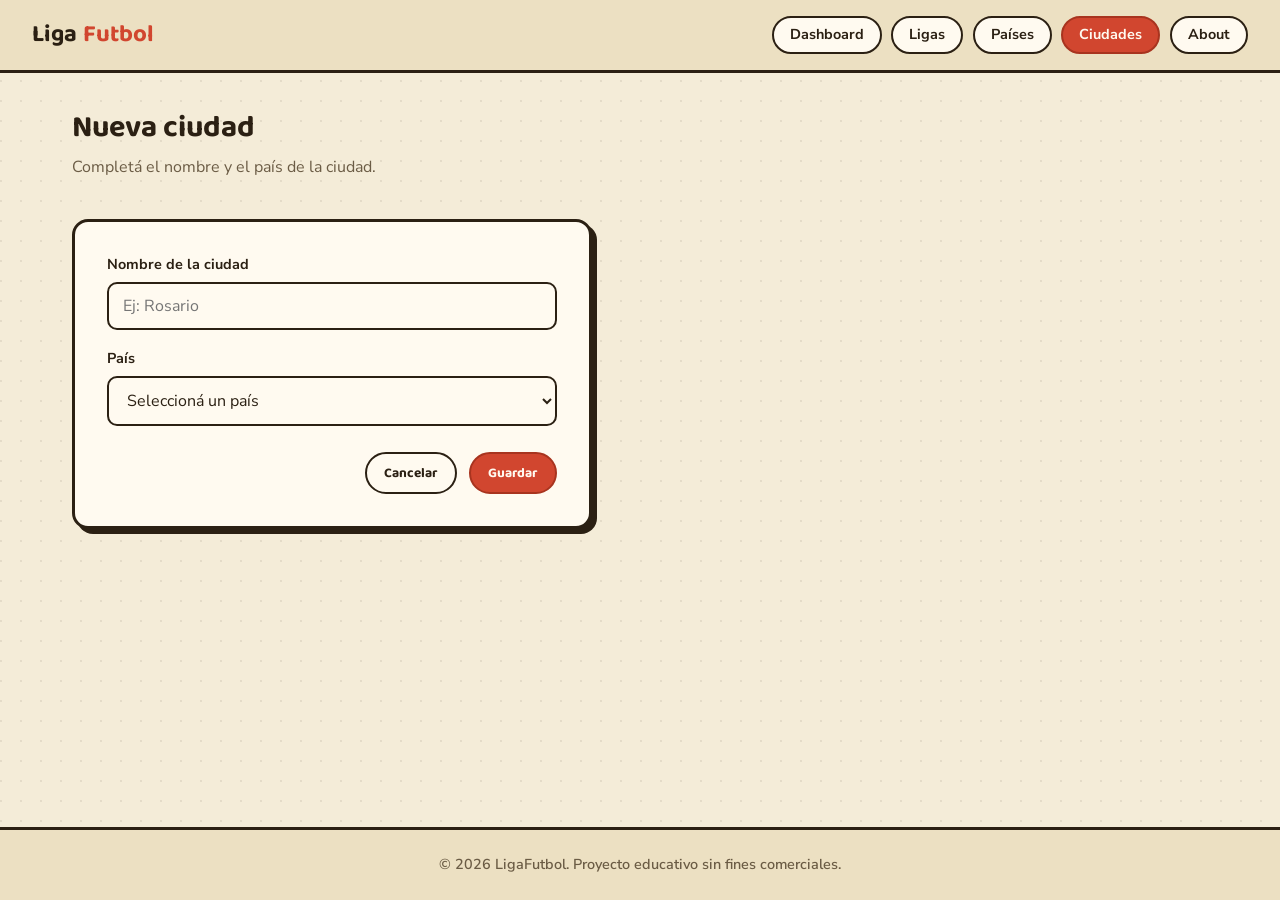
<file: src/ciudad-form.html>
<!DOCTYPE html>
<html lang="es">
<head>
  <meta charset="UTF-8" />
  <meta name="viewport" content="width=device-width, initial-scale=1.0" />
  <title>LigaFutbol | Ciudad</title>
  <link rel="preconnect" href="https://fonts.googleapis.com" />
  <link rel="preconnect" href="https://fonts.gstatic.com" crossorigin />
  <link href="https://fonts.googleapis.com/css2?family=Baloo+2:wght@500;700;800&family=Nunito+Sans:wght@400;600;700&display=swap" rel="stylesheet" />
  <link rel="stylesheet" href="css/style.css" />
</head>
<body>
  <header class="site-header">
    <div class="logo">Liga<span>Futbol</span></div>
    <nav class="main-nav">
      <ul>
        <li><a href="index.html">Dashboard</a></li>
        <li><a href="ligas.html">Ligas</a></li>
        <li><a href="paises.html">Países</a></li>
        <li><a href="ciudades.html" class="active">Ciudades</a></li>
        <li><a href="about.html">About</a></li>
      </ul>
    </nav>
  </header>

  <main>
    <div>
      <h1 class="page-title" id="form-title">Nueva ciudad</h1>
      <p class="page-subtitle">Completá el nombre y el país de la ciudad.</p>
    </div>

    <section class="form-card">
      <form id="ciudad-form" class="form-grid" novalidate>
        <label class="form-field">
          <span>Nombre de la ciudad</span>
          <input type="text" name="name" placeholder="Ej: Rosario" required />
        </label>

        <label class="form-field">
          <span>País</span>
          <select name="country" required></select>
        </label>

        <p class="form-error" id="form-error" hidden></p>

        <div class="form-actions">
          <a href="ciudades.html" class="btn btn-ghost">Cancelar</a>
          <button type="submit" class="btn btn-primary">Guardar</button>
        </div>
      </form>
    </section>
  </main>

  <footer class="site-footer">
    <p>&copy; 2026 LigaFutbol. Proyecto educativo sin fines comerciales.</p>
  </footer>

  <script src="js/data.js"></script>
  <script src="js/store.js"></script>
  <script src="js/ciudad-form.js"></script>
</body>
</html>
</file>
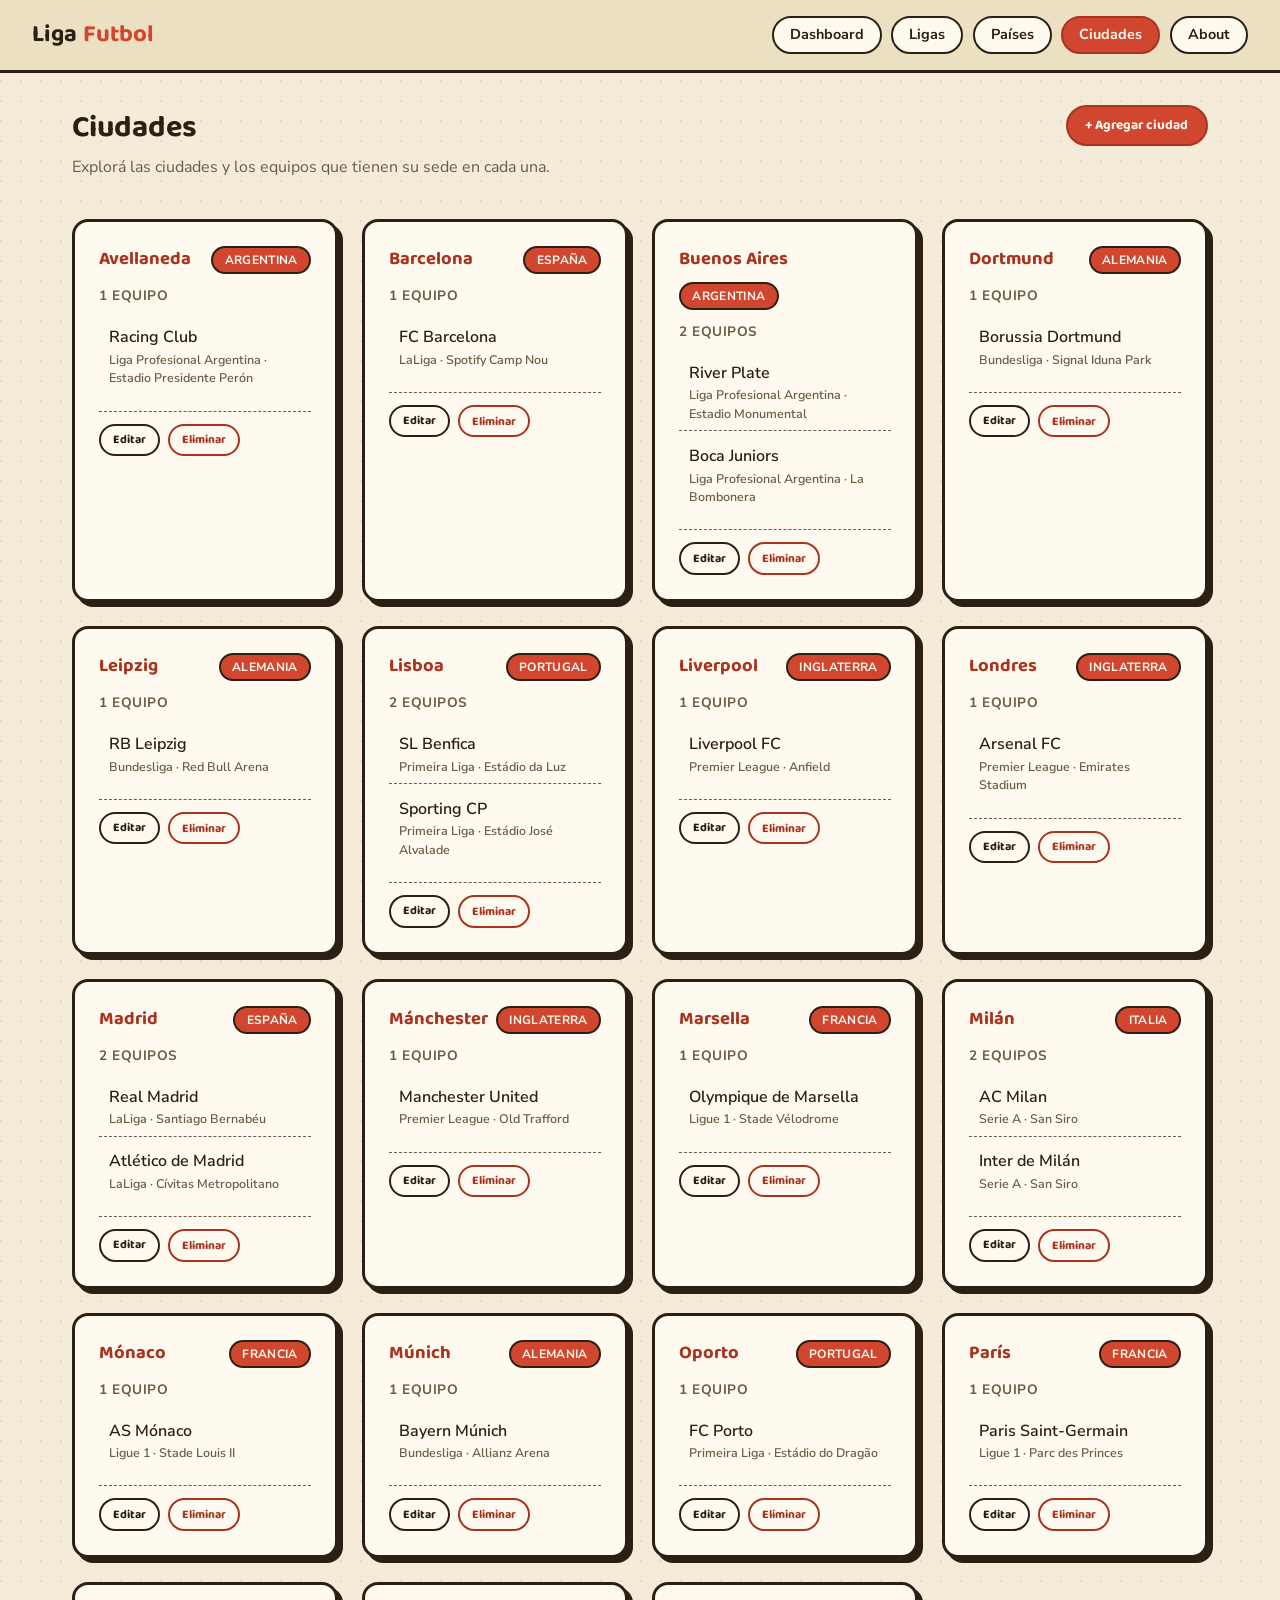
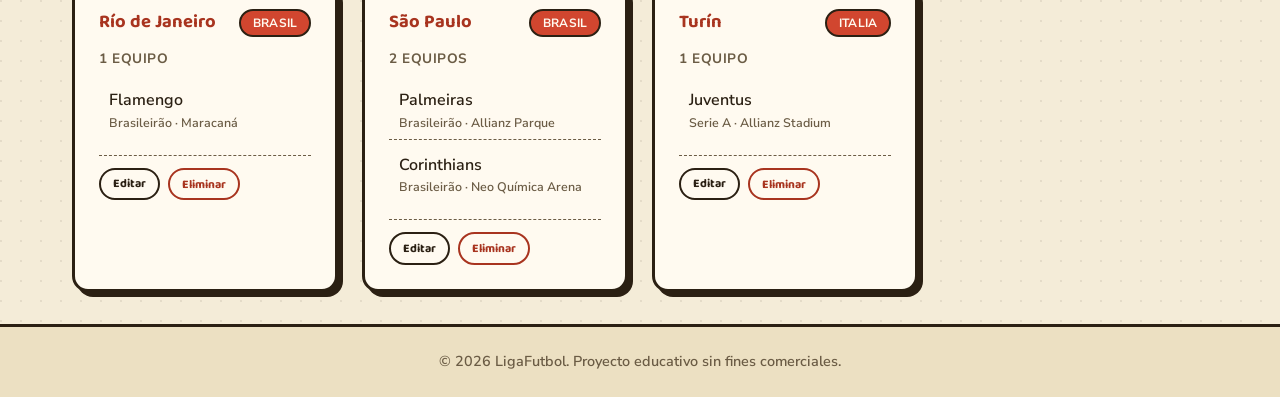
<file: src/ciudades.html>
<!DOCTYPE html>
<html lang="es">
<head>
  <meta charset="UTF-8" />
  <meta name="viewport" content="width=device-width, initial-scale=1.0" />
  <title>LigaFutbol | Ciudades</title>
  <link rel="preconnect" href="https://fonts.googleapis.com" />
  <link rel="preconnect" href="https://fonts.gstatic.com" crossorigin />
  <link href="https://fonts.googleapis.com/css2?family=Baloo+2:wght@500;700;800&family=Nunito+Sans:wght@400;600;700&display=swap" rel="stylesheet" />
  <link rel="stylesheet" href="css/style.css" />
</head>
<body>
  <header class="site-header">
    <div class="logo">Liga<span>Futbol</span></div>
    <nav class="main-nav">
      <ul>
        <li><a href="index.html">Dashboard</a></li>
        <li><a href="ligas.html">Ligas</a></li>
        <li><a href="paises.html">Países</a></li>
        <li><a href="ciudades.html" class="active">Ciudades</a></li>
        <li><a href="about.html">About</a></li>
      </ul>
    </nav>
  </header>

  <main>
    <div class="page-head">
      <div>
        <h1 class="page-title">Ciudades</h1>
        <p class="page-subtitle">Explorá las ciudades y los equipos que tienen su sede en cada una.</p>
      </div>
      <a href="ciudad-form.html" class="btn btn-primary">+ Agregar ciudad</a>
    </div>

    <section class="cities-grid" id="cities-grid"></section>
  </main>

  <footer class="site-footer">
    <p>&copy; 2026 LigaFutbol. Proyecto educativo sin fines comerciales.</p>
  </footer>

  <script src="js/data.js"></script>
  <script src="js/store.js"></script>
  <script src="js/ciudades.js"></script>
</body>
</html>
</file>
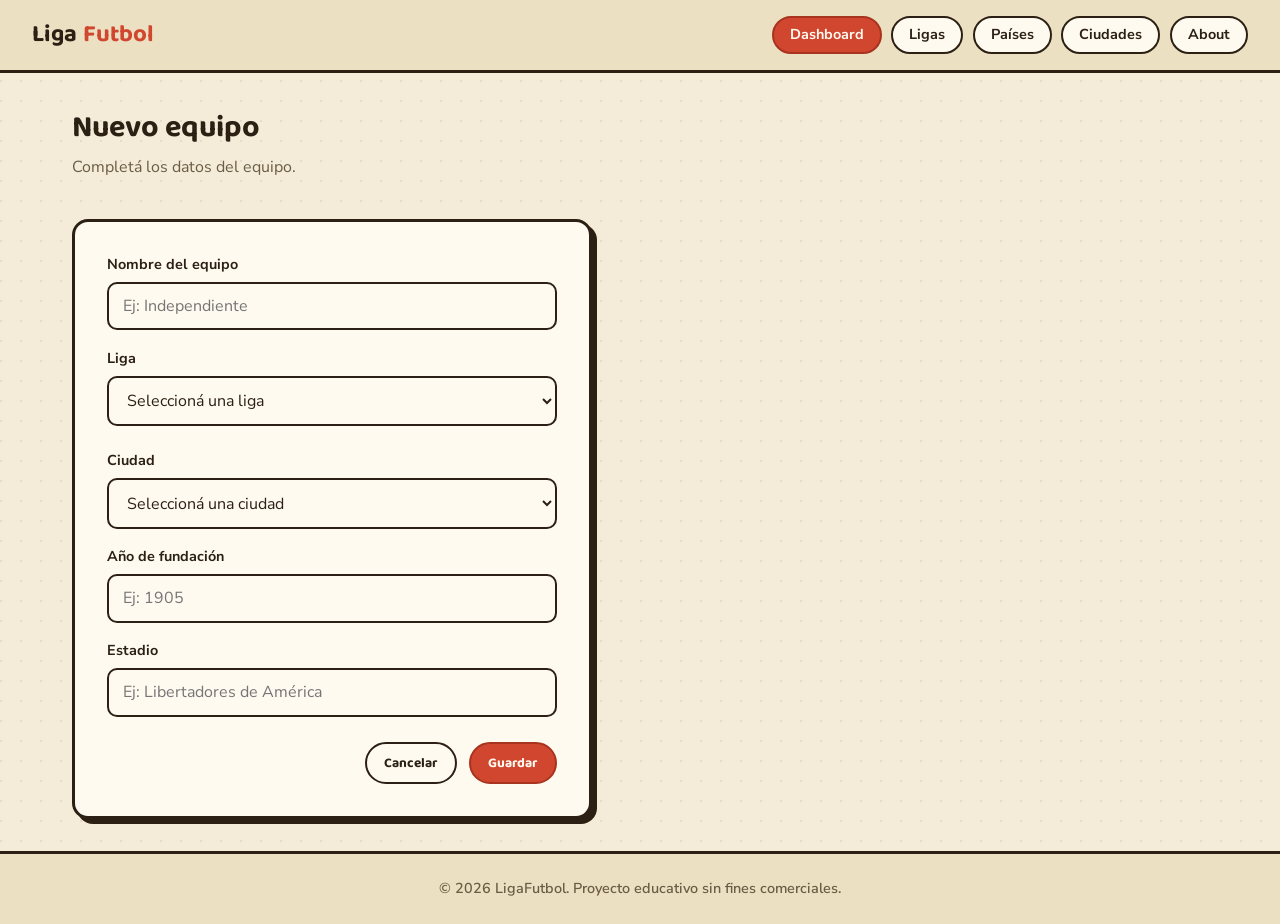
<file: src/equipo-form.html>
<!DOCTYPE html>
<html lang="es">
<head>
  <meta charset="UTF-8" />
  <meta name="viewport" content="width=device-width, initial-scale=1.0" />
  <title>LigaFutbol | Equipo</title>
  <link rel="preconnect" href="https://fonts.googleapis.com" />
  <link rel="preconnect" href="https://fonts.gstatic.com" crossorigin />
  <link href="https://fonts.googleapis.com/css2?family=Baloo+2:wght@500;700;800&family=Nunito+Sans:wght@400;600;700&display=swap" rel="stylesheet" />
  <link rel="stylesheet" href="css/style.css" />
</head>
<body>
  <header class="site-header">
    <div class="logo">Liga<span>Futbol</span></div>
    <nav class="main-nav">
      <ul>
        <li><a href="index.html" class="active">Dashboard</a></li>
        <li><a href="ligas.html">Ligas</a></li>
        <li><a href="paises.html">Países</a></li>
        <li><a href="ciudades.html">Ciudades</a></li>
        <li><a href="about.html">About</a></li>
      </ul>
    </nav>
  </header>

  <main>
    <div>
      <h1 class="page-title" id="form-title">Nuevo equipo</h1>
      <p class="page-subtitle">Completá los datos del equipo.</p>
    </div>

    <section class="form-card">
      <form id="equipo-form" class="form-grid" novalidate>
        <label class="form-field">
          <span>Nombre del equipo</span>
          <input type="text" name="name" placeholder="Ej: Independiente" required />
        </label>

        <label class="form-field">
          <span>Liga</span>
          <select name="league" required></select>
          <span class="form-hint" id="team-country-preview"></span>
        </label>

        <label class="form-field">
          <span>Ciudad</span>
          <select name="city" required></select>
        </label>

        <label class="form-field">
          <span>Año de fundación</span>
          <input type="number" name="founded" min="1850" max="2026" placeholder="Ej: 1905" required />
        </label>

        <label class="form-field">
          <span>Estadio</span>
          <input type="text" name="stadium" placeholder="Ej: Libertadores de América" required />
        </label>

        <p class="form-error" id="form-error" hidden></p>

        <div class="form-actions">
          <a href="index.html" class="btn btn-ghost" id="cancel-link">Cancelar</a>
          <button type="submit" class="btn btn-primary">Guardar</button>
        </div>
      </form>
    </section>
  </main>

  <footer class="site-footer">
    <p>&copy; 2026 LigaFutbol. Proyecto educativo sin fines comerciales.</p>
  </footer>

  <script src="js/data.js"></script>
  <script src="js/store.js"></script>
  <script src="js/equipo-form.js"></script>
</body>
</html>
</file>
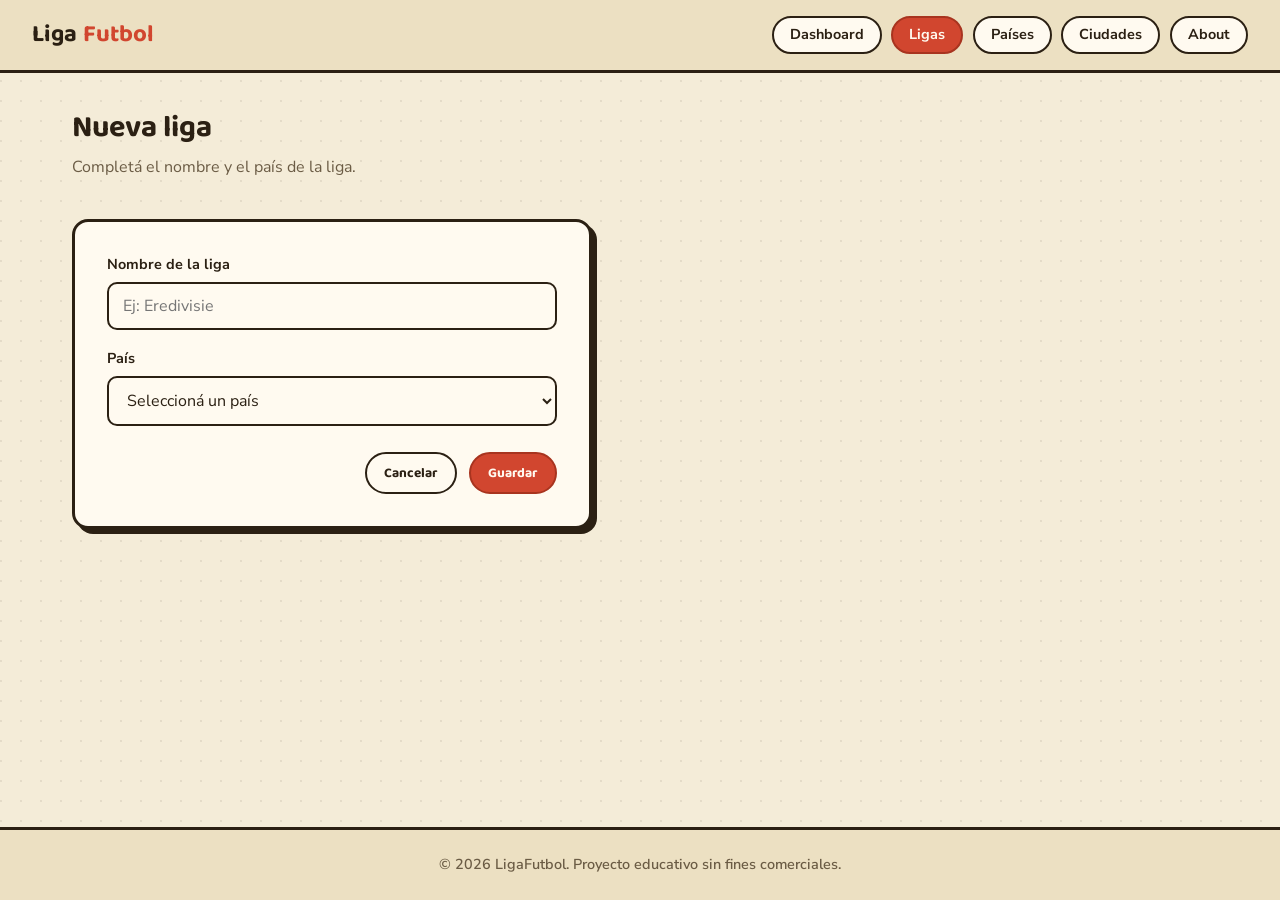
<file: src/liga-form.html>
<!DOCTYPE html>
<html lang="es">
<head>
  <meta charset="UTF-8" />
  <meta name="viewport" content="width=device-width, initial-scale=1.0" />
  <title>LigaFutbol | Liga</title>
  <link rel="preconnect" href="https://fonts.googleapis.com" />
  <link rel="preconnect" href="https://fonts.gstatic.com" crossorigin />
  <link href="https://fonts.googleapis.com/css2?family=Baloo+2:wght@500;700;800&family=Nunito+Sans:wght@400;600;700&display=swap" rel="stylesheet" />
  <link rel="stylesheet" href="css/style.css" />
</head>
<body>
  <header class="site-header">
    <div class="logo">Liga<span>Futbol</span></div>
    <nav class="main-nav">
      <ul>
        <li><a href="index.html">Dashboard</a></li>
        <li><a href="ligas.html" class="active">Ligas</a></li>
        <li><a href="paises.html">Países</a></li>
        <li><a href="ciudades.html">Ciudades</a></li>
        <li><a href="about.html">About</a></li>
      </ul>
    </nav>
  </header>

  <main>
    <div>
      <h1 class="page-title" id="form-title">Nueva liga</h1>
      <p class="page-subtitle">Completá el nombre y el país de la liga.</p>
    </div>

    <section class="form-card">
      <form id="liga-form" class="form-grid" novalidate>
        <label class="form-field">
          <span>Nombre de la liga</span>
          <input type="text" name="name" placeholder="Ej: Eredivisie" required />
        </label>

        <label class="form-field">
          <span>País</span>
          <select name="country" required></select>
        </label>

        <p class="form-error" id="form-error" hidden></p>

        <div class="form-actions">
          <a href="ligas.html" class="btn btn-ghost">Cancelar</a>
          <button type="submit" class="btn btn-primary">Guardar</button>
        </div>
      </form>
    </section>

    <section id="league-teams-section" hidden>
      <div class="section-header">
        <h2 class="page-title">Equipos de esta liga</h2>
        <a href="equipo-form.html" class="btn btn-primary" id="add-team-link">+ Agregar equipo</a>
      </div>
      <div class="teams-table-wrapper">
        <table>
          <thead>
            <tr>
              <th>Equipo</th>
              <th>Ciudad</th>
              <th>Fundado</th>
              <th>Acciones</th>
            </tr>
          </thead>
          <tbody id="league-teams-tbody"></tbody>
        </table>
      </div>
    </section>
  </main>

  <footer class="site-footer">
    <p>&copy; 2026 LigaFutbol. Proyecto educativo sin fines comerciales.</p>
  </footer>

  <script src="js/data.js"></script>
  <script src="js/store.js"></script>
  <script src="js/liga-form.js"></script>
</body>
</html>
</file>
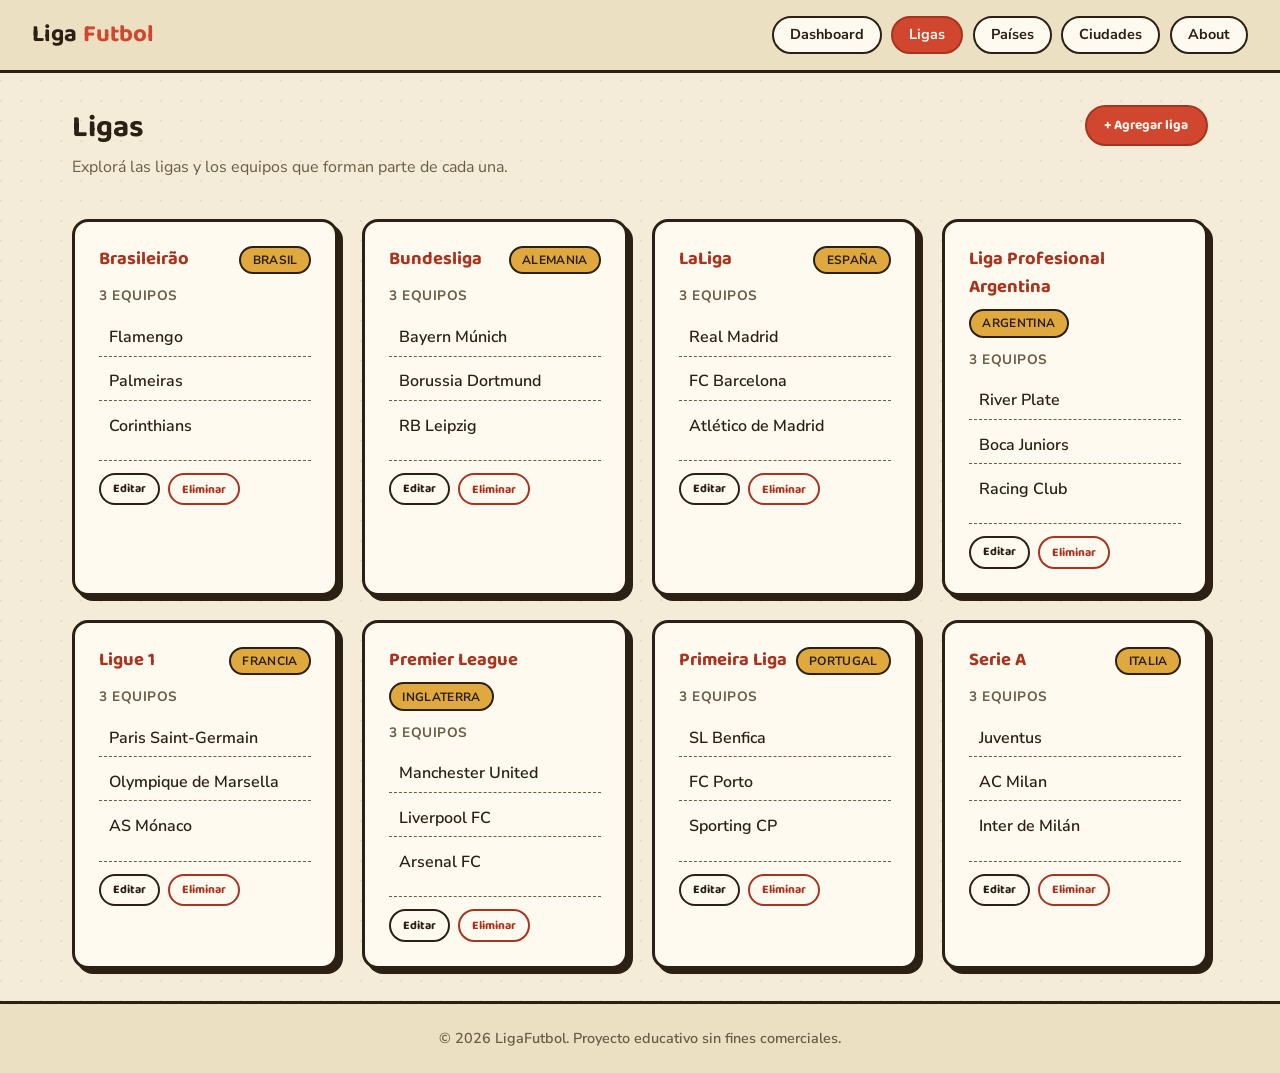
<file: src/ligas.html>
<!DOCTYPE html>
<html lang="es">
<head>
  <meta charset="UTF-8" />
  <meta name="viewport" content="width=device-width, initial-scale=1.0" />
  <title>LigaFutbol | Ligas</title>
  <link rel="preconnect" href="https://fonts.googleapis.com" />
  <link rel="preconnect" href="https://fonts.gstatic.com" crossorigin />
  <link href="https://fonts.googleapis.com/css2?family=Baloo+2:wght@500;700;800&family=Nunito+Sans:wght@400;600;700&display=swap" rel="stylesheet" />
  <link rel="stylesheet" href="css/style.css" />
</head>
<body>
  <header class="site-header">
    <div class="logo">Liga<span>Futbol</span></div>
    <nav class="main-nav">
      <ul>
        <li><a href="index.html">Dashboard</a></li>
        <li><a href="ligas.html" class="active">Ligas</a></li>
        <li><a href="paises.html">Países</a></li>
        <li><a href="ciudades.html">Ciudades</a></li>
        <li><a href="about.html">About</a></li>
      </ul>
    </nav>
  </header>

  <main>
    <div class="page-head">
      <div>
        <h1 class="page-title">Ligas</h1>
        <p class="page-subtitle">Explorá las ligas y los equipos que forman parte de cada una.</p>
      </div>
      <a href="liga-form.html" class="btn btn-primary">+ Agregar liga</a>
    </div>

    <section class="leagues-grid" id="leagues-grid"></section>
  </main>

  <footer class="site-footer">
    <p>&copy; 2026 LigaFutbol. Proyecto educativo sin fines comerciales.</p>
  </footer>

  <script src="js/data.js"></script>
  <script src="js/store.js"></script>
  <script src="js/ligas.js"></script>
</body>
</html>
</file>
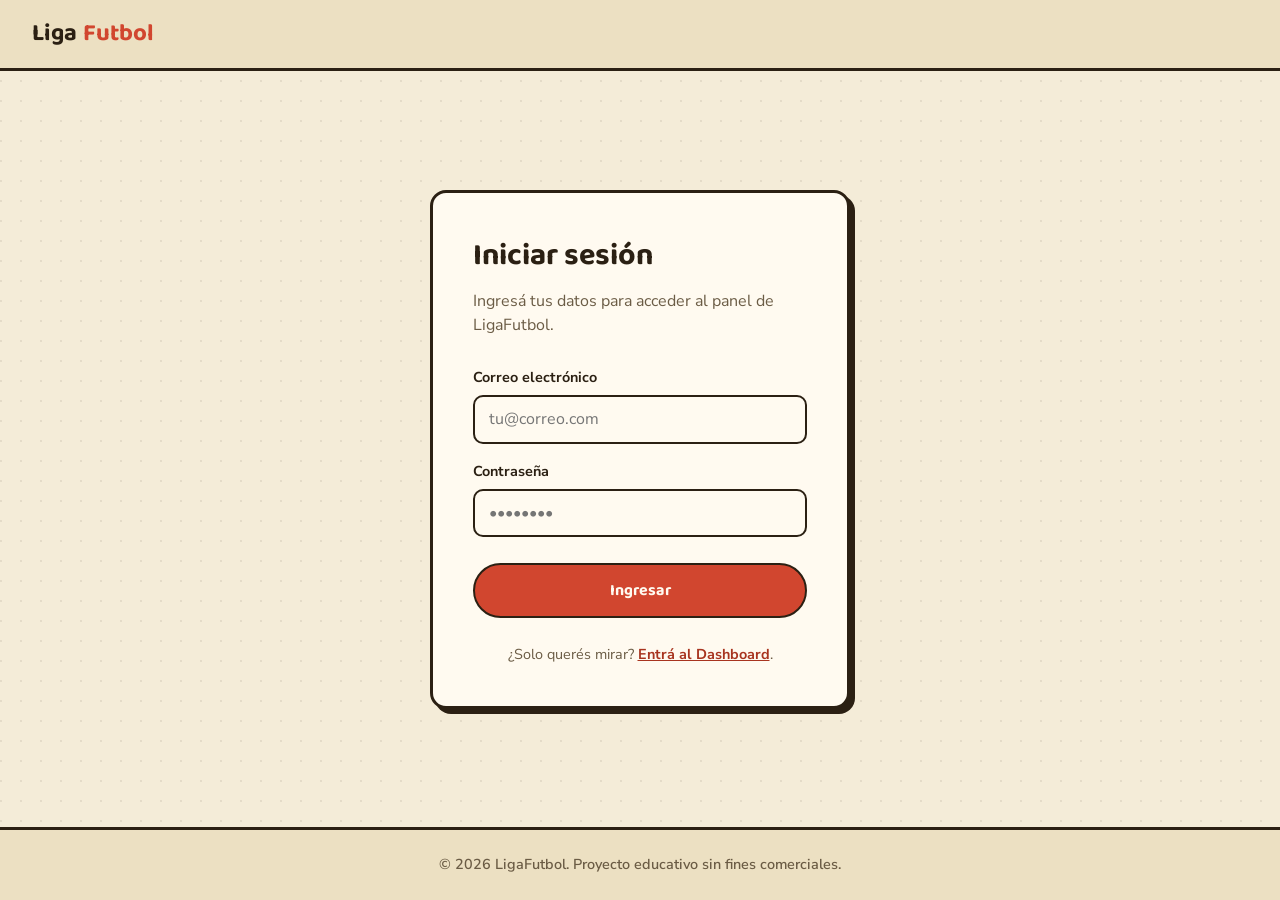
<file: src/login.html>
<!DOCTYPE html>
<html lang="es">
<head>
  <meta charset="UTF-8" />
  <meta name="viewport" content="width=device-width, initial-scale=1.0" />
  <title>LigaFutbol | Iniciar sesión</title>
  <link rel="preconnect" href="https://fonts.googleapis.com" />
  <link rel="preconnect" href="https://fonts.gstatic.com" crossorigin />
  <link href="https://fonts.googleapis.com/css2?family=Baloo+2:wght@500;700;800&family=Nunito+Sans:wght@400;600;700&display=swap" rel="stylesheet" />
  <link rel="stylesheet" href="css/style.css" />
</head>
<body>
  <header class="site-header">
    <a href="index.html" class="logo">Liga<span>Futbol</span></a>
  </header>

  <main class="login-main">
    <section class="login-card">
      <h1 class="page-title">Iniciar sesión</h1>
      <p class="page-subtitle">Ingresá tus datos para acceder al panel de LigaFutbol.</p>

      <form id="login-form" class="login-form" novalidate>
        <label class="login-field">
          <span>Correo electrónico</span>
          <input type="email" name="email" placeholder="tu@correo.com" required />
        </label>

        <label class="login-field">
          <span>Contraseña</span>
          <input type="password" name="password" placeholder="••••••••" required minlength="6" />
        </label>

        <p class="login-error" id="login-error" hidden>Completá ambos campos para continuar.</p>

        <button type="submit" class="login-submit">Ingresar</button>
      </form>

      <p class="login-hint">¿Solo querés mirar? <a href="index.html">Entrá al Dashboard</a>.</p>
    </section>
  </main>

  <footer class="site-footer">
    <p>&copy; 2026 LigaFutbol. Proyecto educativo sin fines comerciales.</p>
  </footer>

  <script src="js/login.js"></script>
</body>
</html>
</file>
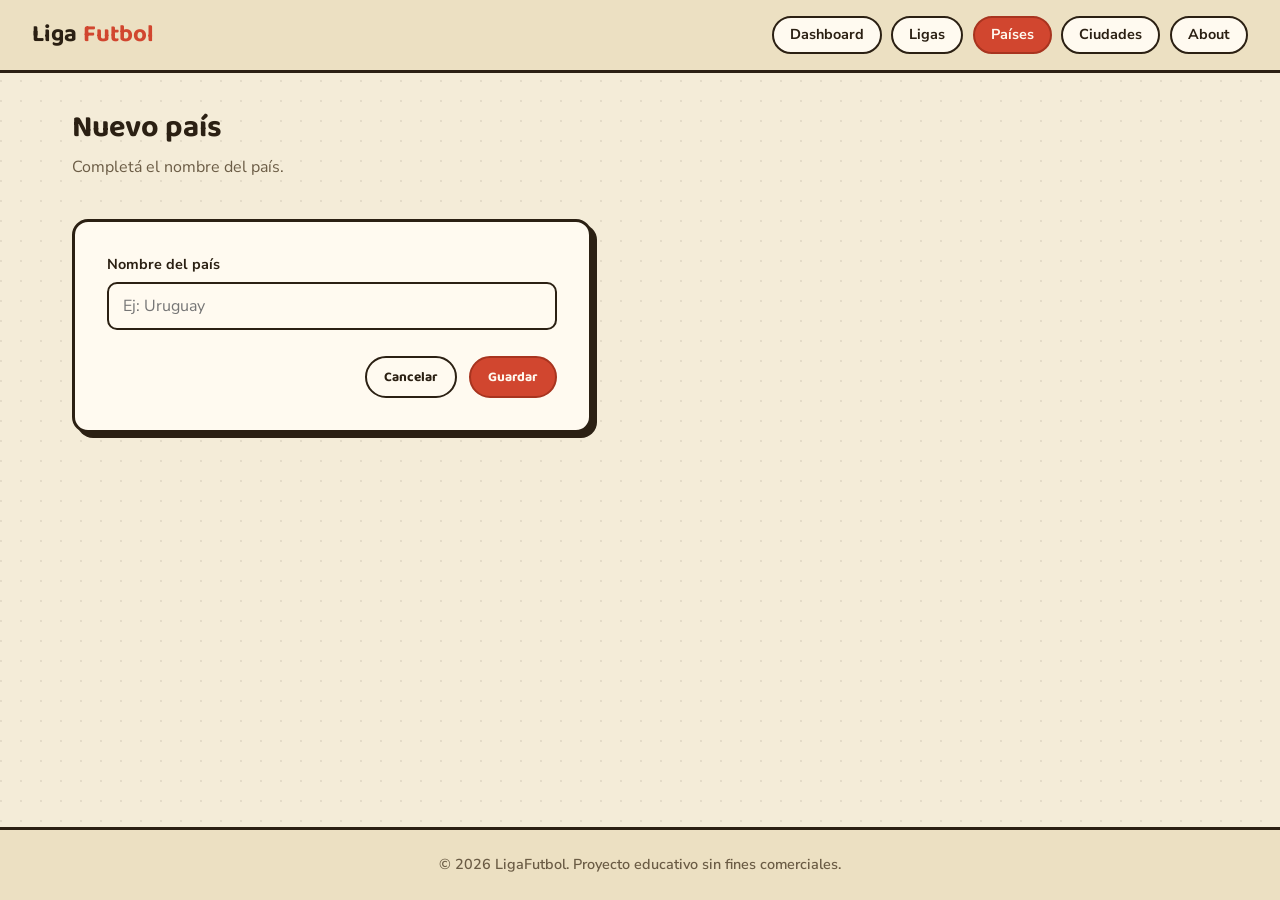
<file: src/pais-form.html>
<!DOCTYPE html>
<html lang="es">
<head>
  <meta charset="UTF-8" />
  <meta name="viewport" content="width=device-width, initial-scale=1.0" />
  <title>LigaFutbol | País</title>
  <link rel="preconnect" href="https://fonts.googleapis.com" />
  <link rel="preconnect" href="https://fonts.gstatic.com" crossorigin />
  <link href="https://fonts.googleapis.com/css2?family=Baloo+2:wght@500;700;800&family=Nunito+Sans:wght@400;600;700&display=swap" rel="stylesheet" />
  <link rel="stylesheet" href="css/style.css" />
</head>
<body>
  <header class="site-header">
    <div class="logo">Liga<span>Futbol</span></div>
    <nav class="main-nav">
      <ul>
        <li><a href="index.html">Dashboard</a></li>
        <li><a href="ligas.html">Ligas</a></li>
        <li><a href="paises.html" class="active">Países</a></li>
        <li><a href="ciudades.html">Ciudades</a></li>
        <li><a href="about.html">About</a></li>
      </ul>
    </nav>
  </header>

  <main>
    <div>
      <h1 class="page-title" id="form-title">Nuevo país</h1>
      <p class="page-subtitle">Completá el nombre del país.</p>
    </div>

    <section class="form-card">
      <form id="pais-form" class="form-grid" novalidate>
        <label class="form-field">
          <span>Nombre del país</span>
          <input type="text" name="name" placeholder="Ej: Uruguay" required />
        </label>

        <p class="form-error" id="form-error" hidden></p>

        <div class="form-actions">
          <a href="paises.html" class="btn btn-ghost">Cancelar</a>
          <button type="submit" class="btn btn-primary">Guardar</button>
        </div>
      </form>
    </section>
  </main>

  <footer class="site-footer">
    <p>&copy; 2026 LigaFutbol. Proyecto educativo sin fines comerciales.</p>
  </footer>

  <script src="js/data.js"></script>
  <script src="js/store.js"></script>
  <script src="js/pais-form.js"></script>
</body>
</html>
</file>
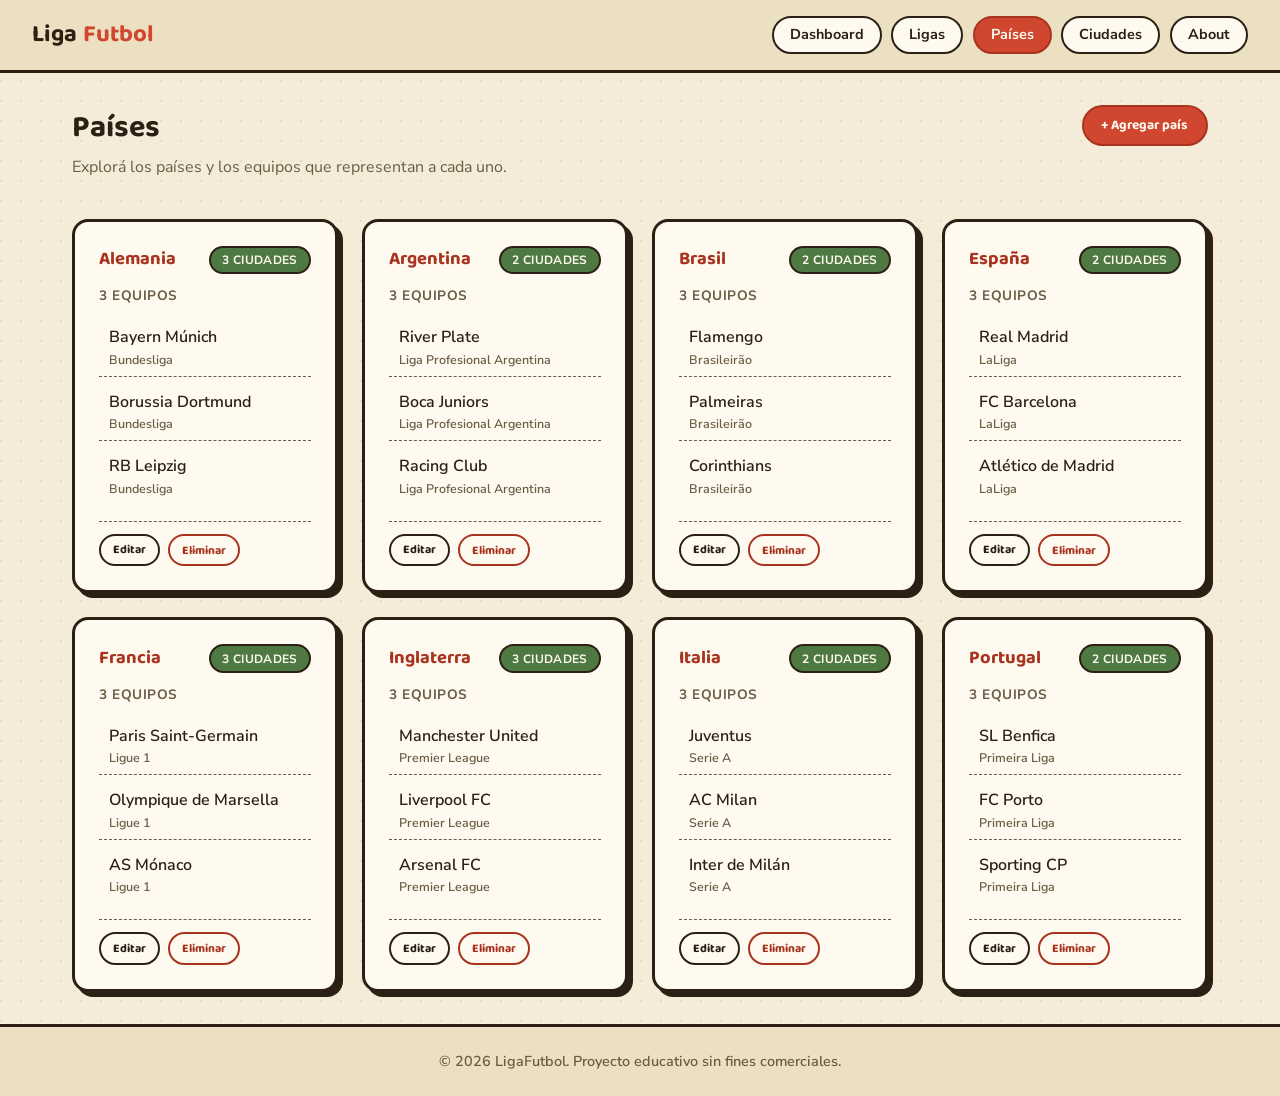
<file: src/paises.html>
<!DOCTYPE html>
<html lang="es">
<head>
  <meta charset="UTF-8" />
  <meta name="viewport" content="width=device-width, initial-scale=1.0" />
  <title>LigaFutbol | Países</title>
  <link rel="preconnect" href="https://fonts.googleapis.com" />
  <link rel="preconnect" href="https://fonts.gstatic.com" crossorigin />
  <link href="https://fonts.googleapis.com/css2?family=Baloo+2:wght@500;700;800&family=Nunito+Sans:wght@400;600;700&display=swap" rel="stylesheet" />
  <link rel="stylesheet" href="css/style.css" />
</head>
<body>
  <header class="site-header">
    <div class="logo">Liga<span>Futbol</span></div>
    <nav class="main-nav">
      <ul>
        <li><a href="index.html">Dashboard</a></li>
        <li><a href="ligas.html">Ligas</a></li>
        <li><a href="paises.html" class="active">Países</a></li>
        <li><a href="ciudades.html">Ciudades</a></li>
        <li><a href="about.html">About</a></li>
      </ul>
    </nav>
  </header>

  <main>
    <div class="page-head">
      <div>
        <h1 class="page-title">Países</h1>
        <p class="page-subtitle">Explorá los países y los equipos que representan a cada uno.</p>
      </div>
      <a href="pais-form.html" class="btn btn-primary">+ Agregar país</a>
    </div>

    <section class="countries-grid" id="countries-grid"></section>
  </main>

  <footer class="site-footer">
    <p>&copy; 2026 LigaFutbol. Proyecto educativo sin fines comerciales.</p>
  </footer>

  <script src="js/data.js"></script>
  <script src="js/store.js"></script>
  <script src="js/paises.js"></script>
</body>
</html>
</file>
<file: src/css/style.css>
/* ===== Reset & variables ===== */
* {
  box-sizing: border-box;
  margin: 0;
  padding: 0;
}

:root {
  /* Paleta "álbum de figuritas": papel crema + tinta + rojo/dorado */
  --color-paper: #f4ecd8;
  --color-paper-alt: #ece0c2;
  --color-card: #fffaf0;
  --color-ink: #2b2013;
  --color-ink-soft: #6b5c45;
  --color-primary: #d1462f;
  --color-primary-dark: #a8341f;
  --color-gold: #e0a940;
  --color-green: #4f7942;
  --radius: 16px;
  --gap: 1.5rem;
  --shadow-offset: 5px;
}

html {
  font-size: 16px;
}

body {
  min-height: 100vh;
  display: flex;
  flex-direction: column;
  color: var(--color-ink);
  font-family: "Nunito Sans", Verdana, sans-serif;
  line-height: 1.5;
  background-color: var(--color-paper);
  /* textura de papel: puntos sutiles, sin imágenes externas */
  background-image: radial-gradient(circle at 1px 1px, rgba(43, 32, 19, 0.08) 1px, transparent 0);
  background-size: 20px 20px;
}

h1, h2, h3, .logo, .stat-value {
  font-family: "Baloo 2", "Nunito Sans", sans-serif;
}

a {
  color: inherit;
  text-decoration: none;
}

ul {
  list-style: none;
}

img {
  max-width: 100%;
  display: block;
}

/* ===== Header / Nav (flexbox) ===== */
.site-header {
  display: flex;
  align-items: center;
  justify-content: space-between;
  flex-wrap: wrap;
  gap: 1rem;
  padding: 1rem 2rem;
  background: var(--color-paper-alt);
  border-bottom: 3px solid var(--color-ink);
}

.site-header .logo {
  display: flex;
  align-items: center;
  gap: 0.4rem;
  font-size: 1.5rem;
  font-weight: 700;
  color: var(--color-ink);
}

.site-header .logo span {
  color: var(--color-primary);
}

.main-nav ul {
  display: flex;
  flex-wrap: wrap;
  gap: 0.6rem;
}

.main-nav a {
  display: inline-block;
  padding: 0.4rem 1rem;
  border: 2px solid var(--color-ink);
  border-radius: 999px;
  color: var(--color-ink);
  font-weight: 700;
  font-size: 0.9rem;
  background: var(--color-card);
  transition: transform 0.12s ease, background 0.12s ease, color 0.12s ease;
}

.main-nav a:hover {
  background: var(--color-gold);
  transform: translateY(-2px);
}

.main-nav a.active {
  background: var(--color-primary);
  border-color: var(--color-primary-dark);
  color: #fffaf0;
}

/* ===== Layout general ===== */
main {
  flex: 1;
  width: 100%;
  max-width: 1200px;
  margin: 0 auto;
  padding: 2rem;
  display: flex;
  flex-direction: column;
  gap: 2.5rem;
}

.page-title {
  font-size: 1.9rem;
  font-weight: 700;
}

.page-subtitle {
  color: var(--color-ink-soft);
  margin-top: 0.25rem;
}

/* ===== Stat cards: "figuritas" con sombra dura y ligera rotación ===== */
.stats-grid {
  display: grid;
  grid-template-columns: repeat(auto-fit, minmax(200px, 1fr));
  gap: 2rem;
  padding: 0.5rem;
}

.stat-card {
  background: var(--color-card);
  border: 3px solid var(--color-ink);
  border-radius: var(--radius);
  padding: 1.5rem;
  display: flex;
  flex-direction: column;
  gap: 0.35rem;
  box-shadow: var(--shadow-offset) var(--shadow-offset) 0 var(--color-ink);
  transition: transform 0.15s ease, box-shadow 0.15s ease;
}

.stat-card:nth-child(1) { transform: rotate(-1.5deg); }
.stat-card:nth-child(2) { transform: rotate(1deg); }
.stat-card:nth-child(3) { transform: rotate(-0.75deg); }

.stat-card:hover {
  transform: translate(-2px, -2px) rotate(0deg);
  box-shadow: calc(var(--shadow-offset) + 2px) calc(var(--shadow-offset) + 2px) 0 var(--color-ink);
}

.stat-card .stat-value {
  font-size: 2.75rem;
  font-weight: 800;
  color: var(--color-primary);
}

.stat-card .stat-label {
  color: var(--color-ink-soft);
  font-size: 0.9rem;
  font-weight: 700;
  text-transform: uppercase;
  letter-spacing: 0.05em;
}

/* ===== Charts ===== */
.charts-grid {
  display: grid;
  grid-template-columns: repeat(auto-fit, minmax(320px, 1fr));
  gap: var(--gap);
}

.chart-card {
  background: var(--color-card);
  border: 3px solid var(--color-ink);
  border-radius: var(--radius);
  padding: 1.5rem;
  display: flex;
  flex-direction: column;
  gap: 1rem;
  box-shadow: var(--shadow-offset) var(--shadow-offset) 0 var(--color-ink);
}

.chart-card h2 {
  font-size: 1.2rem;
  color: var(--color-primary-dark);
}

.chart-card canvas {
  max-height: 300px;
}

/* ===== Ligas: grid de tarjetas por liga ===== */
.leagues-grid {
  display: grid;
  grid-template-columns: repeat(auto-fit, minmax(260px, 1fr));
  gap: var(--gap);
}

.league-card {
  background: var(--color-card);
  border: 3px solid var(--color-ink);
  border-radius: var(--radius);
  padding: 1.5rem;
  display: flex;
  flex-direction: column;
  gap: 0.75rem;
  box-shadow: var(--shadow-offset) var(--shadow-offset) 0 var(--color-ink);
  transition: transform 0.15s ease, box-shadow 0.15s ease;
}

.league-card:hover {
  transform: translate(-2px, -2px);
  box-shadow: calc(var(--shadow-offset) + 2px) calc(var(--shadow-offset) + 2px) 0 var(--color-ink);
}

.league-card-header {
  display: flex;
  align-items: center;
  justify-content: space-between;
  gap: 0.5rem;
  flex-wrap: wrap;
}

.league-card-header h2 {
  font-size: 1.15rem;
  color: var(--color-primary-dark);
}

.league-country {
  display: inline-block;
  padding: 0.2rem 0.7rem;
  border: 2px solid var(--color-ink);
  border-radius: 999px;
  background: var(--color-gold);
  font-size: 0.75rem;
  font-weight: 700;
  text-transform: uppercase;
  letter-spacing: 0.03em;
  white-space: nowrap;
}

.league-count {
  color: var(--color-ink-soft);
  font-size: 0.85rem;
  font-weight: 700;
  text-transform: uppercase;
  letter-spacing: 0.04em;
}

.league-teams {
  display: flex;
  flex-direction: column;
  gap: 0.4rem;
}

.league-teams li {
  padding: 0.4rem 0.6rem;
  border-bottom: 1px dashed var(--color-ink-soft);
  font-weight: 600;
}

.league-teams li:last-child {
  border-bottom: none;
}

/* ===== Países: grid de tarjetas por país ===== */
.countries-grid {
  display: grid;
  grid-template-columns: repeat(auto-fit, minmax(260px, 1fr));
  gap: var(--gap);
}

.country-card {
  background: var(--color-card);
  border: 3px solid var(--color-ink);
  border-radius: var(--radius);
  padding: 1.5rem;
  display: flex;
  flex-direction: column;
  gap: 0.75rem;
  box-shadow: var(--shadow-offset) var(--shadow-offset) 0 var(--color-ink);
  transition: transform 0.15s ease, box-shadow 0.15s ease;
}

.country-card:hover {
  transform: translate(-2px, -2px);
  box-shadow: calc(var(--shadow-offset) + 2px) calc(var(--shadow-offset) + 2px) 0 var(--color-ink);
}

.country-card-header {
  display: flex;
  align-items: center;
  justify-content: space-between;
  gap: 0.5rem;
  flex-wrap: wrap;
}

.country-card-header h2 {
  font-size: 1.15rem;
  color: var(--color-primary-dark);
}

.country-cities {
  display: inline-block;
  padding: 0.2rem 0.7rem;
  border: 2px solid var(--color-ink);
  border-radius: 999px;
  background: var(--color-green);
  color: #fffaf0;
  font-size: 0.75rem;
  font-weight: 700;
  text-transform: uppercase;
  letter-spacing: 0.03em;
  white-space: nowrap;
}

.country-count {
  color: var(--color-ink-soft);
  font-size: 0.85rem;
  font-weight: 700;
  text-transform: uppercase;
  letter-spacing: 0.04em;
}

.country-teams {
  display: flex;
  flex-direction: column;
  gap: 0.4rem;
}

.country-teams li {
  display: flex;
  flex-direction: column;
  gap: 0.1rem;
  padding: 0.4rem 0.6rem;
  border-bottom: 1px dashed var(--color-ink-soft);
  font-weight: 600;
}

.country-teams li:last-child {
  border-bottom: none;
}

.country-team-league {
  color: var(--color-ink-soft);
  font-size: 0.78rem;
  font-weight: 600;
}

/* ===== Ciudades: grid de tarjetas por ciudad ===== */
.cities-grid {
  display: grid;
  grid-template-columns: repeat(auto-fit, minmax(260px, 1fr));
  gap: var(--gap);
}

.city-card {
  background: var(--color-card);
  border: 3px solid var(--color-ink);
  border-radius: var(--radius);
  padding: 1.5rem;
  display: flex;
  flex-direction: column;
  gap: 0.75rem;
  box-shadow: var(--shadow-offset) var(--shadow-offset) 0 var(--color-ink);
  transition: transform 0.15s ease, box-shadow 0.15s ease;
}

.city-card:hover {
  transform: translate(-2px, -2px);
  box-shadow: calc(var(--shadow-offset) + 2px) calc(var(--shadow-offset) + 2px) 0 var(--color-ink);
}

.city-card-header {
  display: flex;
  align-items: center;
  justify-content: space-between;
  gap: 0.5rem;
  flex-wrap: wrap;
}

.city-card-header h2 {
  font-size: 1.15rem;
  color: var(--color-primary-dark);
}

.city-country {
  display: inline-block;
  padding: 0.2rem 0.7rem;
  border: 2px solid var(--color-ink);
  border-radius: 999px;
  background: var(--color-primary);
  color: #fffaf0;
  font-size: 0.75rem;
  font-weight: 700;
  text-transform: uppercase;
  letter-spacing: 0.03em;
  white-space: nowrap;
}

.city-count {
  color: var(--color-ink-soft);
  font-size: 0.85rem;
  font-weight: 700;
  text-transform: uppercase;
  letter-spacing: 0.04em;
}

.city-teams {
  display: flex;
  flex-direction: column;
  gap: 0.4rem;
}

.city-teams li {
  display: flex;
  flex-direction: column;
  gap: 0.1rem;
  padding: 0.4rem 0.6rem;
  border-bottom: 1px dashed var(--color-ink-soft);
  font-weight: 600;
}

.city-teams li:last-child {
  border-bottom: none;
}

.city-team-detail {
  color: var(--color-ink-soft);
  font-size: 0.78rem;
  font-weight: 600;
}

/* ===== About: tarjeta de perfil ===== */
.profile-card {
  background: var(--color-card);
  border: 3px solid var(--color-ink);
  border-radius: var(--radius);
  padding: 2rem;
  display: flex;
  align-items: center;
  gap: 2rem;
  flex-wrap: wrap;
  box-shadow: var(--shadow-offset) var(--shadow-offset) 0 var(--color-ink);
}

.profile-photo {
  width: 180px;
  height: 180px;
  border-radius: 50%;
  border: 3px solid var(--color-ink);
  object-fit: cover;
  background: var(--color-paper-alt);
  flex-shrink: 0;
}

.profile-info {
  display: flex;
  flex-direction: column;
  gap: 0.5rem;
  min-width: 240px;
  flex: 1;
}

.profile-name {
  font-size: 1.6rem;
  color: var(--color-primary-dark);
}

.profile-role {
  font-weight: 700;
  color: var(--color-ink);
}

.profile-meta {
  color: var(--color-ink-soft);
  font-size: 0.9rem;
  font-weight: 600;
}

.profile-bio {
  margin-top: 0.5rem;
  color: var(--color-ink-soft);
  max-width: 60ch;
}

/* ===== Login ===== */
.login-main {
  flex: 1;
  width: 100%;
  display: flex;
  align-items: center;
  justify-content: center;
  padding: 2rem;
}

.login-card {
  background: var(--color-card);
  border: 3px solid var(--color-ink);
  border-radius: var(--radius);
  padding: 2.5rem;
  width: 100%;
  max-width: 420px;
  display: flex;
  flex-direction: column;
  gap: 0.4rem;
  box-shadow: var(--shadow-offset) var(--shadow-offset) 0 var(--color-ink);
}

.login-form {
  margin-top: 1.5rem;
  display: flex;
  flex-direction: column;
  gap: 1.1rem;
}

.login-field {
  display: flex;
  flex-direction: column;
  gap: 0.4rem;
  font-weight: 700;
  font-size: 0.9rem;
}

.login-field input {
  font-family: "Nunito Sans", sans-serif;
  font-size: 1rem;
  padding: 0.7rem 0.9rem;
  border: 2px solid var(--color-ink);
  border-radius: 10px;
  background: #fffaf0;
  color: var(--color-ink);
}

.login-field input:focus {
  outline: 3px solid var(--color-gold);
  outline-offset: 1px;
}

.login-error {
  color: var(--color-primary-dark);
  font-size: 0.85rem;
  font-weight: 700;
}

.login-submit {
  margin-top: 0.5rem;
  padding: 0.8rem 1rem;
  border: 2px solid var(--color-ink);
  border-radius: 999px;
  background: var(--color-primary);
  color: #fffaf0;
  font-family: "Baloo 2", sans-serif;
  font-size: 1rem;
  font-weight: 700;
  cursor: pointer;
  transition: transform 0.12s ease, background 0.12s ease;
}

.login-submit:hover {
  background: var(--color-primary-dark);
  transform: translateY(-2px);
}

.login-hint {
  margin-top: 1.25rem;
  color: var(--color-ink-soft);
  font-size: 0.9rem;
  text-align: center;
}

.login-hint a {
  color: var(--color-primary-dark);
  font-weight: 700;
  text-decoration: underline;
}

/* ===== CRUD: botones, formularios y acciones sobre tarjetas ===== */
.page-head {
  display: flex;
  align-items: flex-start;
  justify-content: space-between;
  flex-wrap: wrap;
  gap: 1rem;
}

.btn {
  display: inline-flex;
  align-items: center;
  gap: 0.35rem;
  padding: 0.5rem 1.1rem;
  border: 2px solid var(--color-ink);
  border-radius: 999px;
  background: var(--color-card);
  color: var(--color-ink);
  font-family: "Baloo 2", sans-serif;
  font-size: 0.85rem;
  font-weight: 700;
  text-decoration: none;
  cursor: pointer;
  transition: transform 0.12s ease, background 0.12s ease, color 0.12s ease;
}

.btn:hover {
  transform: translateY(-2px);
}

.btn-primary {
  background: var(--color-primary);
  border-color: var(--color-primary-dark);
  color: #fffaf0;
}

.btn-primary:hover {
  background: var(--color-primary-dark);
}

.btn-danger {
  color: var(--color-primary-dark);
  border-color: var(--color-primary-dark);
}

.btn-danger:hover {
  background: var(--color-primary);
  color: #fffaf0;
}

.btn-sm {
  padding: 0.3rem 0.75rem;
  font-size: 0.75rem;
}

.card-actions {
  display: flex;
  gap: 0.5rem;
  margin-top: 0.25rem;
  padding-top: 0.75rem;
  border-top: 1px dashed var(--color-ink-soft);
}

.table-actions {
  display: flex;
  gap: 0.5rem;
}

.empty-state {
  padding: 2rem;
  text-align: center;
  color: var(--color-ink-soft);
  font-weight: 600;
}

.form-card {
  background: var(--color-card);
  border: 3px solid var(--color-ink);
  border-radius: var(--radius);
  padding: 2rem;
  max-width: 520px;
  box-shadow: var(--shadow-offset) var(--shadow-offset) 0 var(--color-ink);
}

.form-grid {
  display: flex;
  flex-direction: column;
  gap: 1.1rem;
}

.form-field {
  display: flex;
  flex-direction: column;
  gap: 0.4rem;
  font-weight: 700;
  font-size: 0.9rem;
}

.form-field input,
.form-field select {
  font-family: "Nunito Sans", sans-serif;
  font-size: 1rem;
  padding: 0.7rem 0.9rem;
  border: 2px solid var(--color-ink);
  border-radius: 10px;
  background: #fffaf0;
  color: var(--color-ink);
}

.form-field input:focus,
.form-field select:focus {
  outline: 3px solid var(--color-gold);
  outline-offset: 1px;
}

.form-hint {
  font-size: 0.8rem;
  font-weight: 600;
  color: var(--color-ink-soft);
}

.form-error {
  color: var(--color-primary-dark);
  font-size: 0.85rem;
  font-weight: 700;
}

.form-actions {
  display: flex;
  justify-content: flex-end;
  gap: 0.75rem;
  margin-top: 0.5rem;
}

/* ===== Teams table: estilo planilla/libreta ===== */
.section-header {
  display: flex;
  align-items: baseline;
  justify-content: space-between;
  flex-wrap: wrap;
  gap: 0.5rem;
  margin-bottom: 1rem;
}

.teams-table-wrapper {
  background: var(--color-card);
  border: 3px solid var(--color-ink);
  border-radius: var(--radius);
  overflow-x: auto;
  box-shadow: var(--shadow-offset) var(--shadow-offset) 0 var(--color-ink);
}

table {
  width: 100%;
  border-collapse: collapse;
}

thead {
  background: var(--color-gold);
}

th, td {
  text-align: left;
  padding: 0.8rem 1.1rem;
  white-space: nowrap;
}

th {
  color: var(--color-ink);
  font-size: 0.85rem;
  font-weight: 700;
  text-transform: uppercase;
  letter-spacing: 0.04em;
  border-bottom: 3px solid var(--color-ink);
}

tbody tr {
  border-bottom: 1px dashed var(--color-ink-soft);
}

tbody tr:last-child {
  border-bottom: none;
}

tbody tr:hover {
  background: var(--color-paper-alt);
}

/* ===== Footer (flexbox) ===== */
.site-footer {
  display: flex;
  align-items: center;
  justify-content: center;
  padding: 1.5rem;
  background: var(--color-paper-alt);
  border-top: 3px solid var(--color-ink);
  color: var(--color-ink-soft);
  font-size: 0.9rem;
  font-weight: 600;
}

/* ===== Responsive ===== */
@media (max-width: 600px) {
  .site-header {
    flex-direction: column;
    align-items: flex-start;
  }

  main {
    padding: 1.25rem;
    gap: 1.75rem;
  }

  .stat-card:nth-child(1),
  .stat-card:nth-child(2),
  .stat-card:nth-child(3) {
    transform: none;
  }
}
</file>
